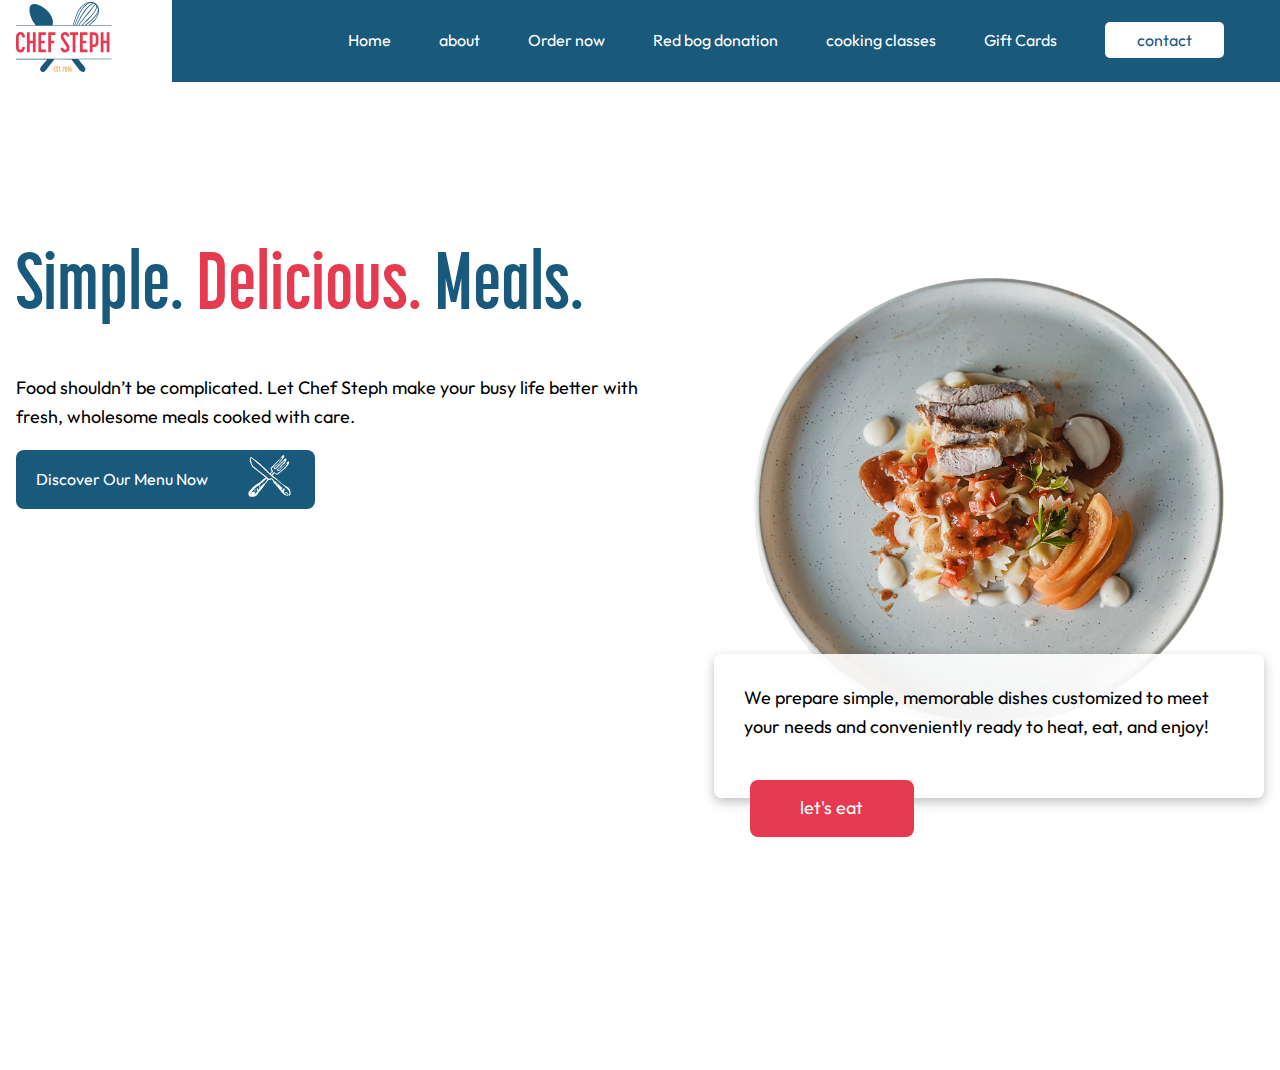
<file: Javascript/ChefSreph/index.html>
<!DOCTYPE html>
<html lang="en"></html>
    <head>
        <meta charset="utf-8">
        <meta name="viewport" content="width=device-width, initial-scale=1">
        <title>
            Chef Steph Demo
        </title>

        <!--font load-->
        <link rel="preconnect" href="https://fonts.googleapis.com">
        <link rel="preconnect" href="https://fonts.gstatic.com" crossorigin>
        <link href="https://fonts.googleapis.com/css2?family=Outfit:wght@100..900&display=swap" rel="stylesheet">
        <link rel="stylesheet" href="./fonts/korolev/stylesheet.css">

        <!--CSS load-->
        <link rel="stylesheet" href="./CSS/main.css">
    </head>
    <body>
        <header>
            <div class="container">
                <div class="row">
                    <div class="col-100">
                        <nav class="navbar">
                            <div class="navbar-header">
                                <div class="navbar-logo">
                                    <img src="./img/logo.svg" />
                                </div>
                                <button class="navbar-toggle" data-target="#navbarMenu">
                                    <img src="./img/icon-menu.svg" />
                                </button>
                            </div>
                            <div class="navbar-menu bg-primary">
                                <ul class="navbar-links" id="navbarMenu">
                                    <li class="navbar-item">
                                        <a class="navbar-link" href="#">Home</a>
                                    </li>
                                    <li class="navbar-item">
                                        <a class="navbar-link" href="#">about</a>
                                    </li>
                                    <li class="navbar-item">
                                        <a class="navbar-link" href="#">Order now</a>
                                    </li>
                                    <li class="navbar-item">
                                        <a class="navbar-link" href="#">Red bog donation</a>                       
                                    </li>
                                    <li class="navbar-item">
                                        <a class="navbar-link" href="#">cooking classes</a>
                                    </li>
                                    <li class="navbar-item">
                                        <a class="navbar-link" href="#">Gift Cards</a>
                                    </li>
                                    <li class="navbar-item">
                                        <a class="navbar-link btn-white" href="#">contact</a>
                                    </li>
                                </ul>
                            </div>
                        </nav>
                    </div>
                </div>
            </div>
        </header>

        <main>
            <section class="hero">
                <div class="container">
                    <div class="row">
                        <div class="col-flex col-right">
                            <h1 class="hero-title">
                                <span class="text-primary">Simple.</span>
                                <span class="text-secondary">Delicious. </span>
                                <span class="text-primary">Meals.</span>
                            </h1>

                            <p class="hero-caption">
                                Food shouldn’t be complicated. Let Chef Steph make your busy life better with fresh, wholesome meals cooked with care.
                            </p>

                            <a href="#" class="btn btn-primary">
                                <span>
                                    Discover Our Menu Now
                                </span>
                                <span class="icon">
                                    <img src="./img/hero-btn-icon.svg">
                                </span>
                            </a>
                        </div>
                        <div class="col-flex">
                            <figure>
                                <img src="./img/heroImagen.png" class="img-responsive" >
                            </figure>
                            <div class="figure-caption">
                                <p>
                                    We prepare simple, memorable dishes customized to meet your needs and conveniently ready to heat, eat, and enjoy!
                                </p>
                                <a href="#" class="btn btn-secondary">
                                    let's eat
                                </a>
                            </div>
                        </div>
                    </div>
                </div>
            </section>
        </main>

        <footer>

        </footer>

        <!--Javascript load-->
        <script src="./js/index.js"></script>
    </body>
</html>
</file>
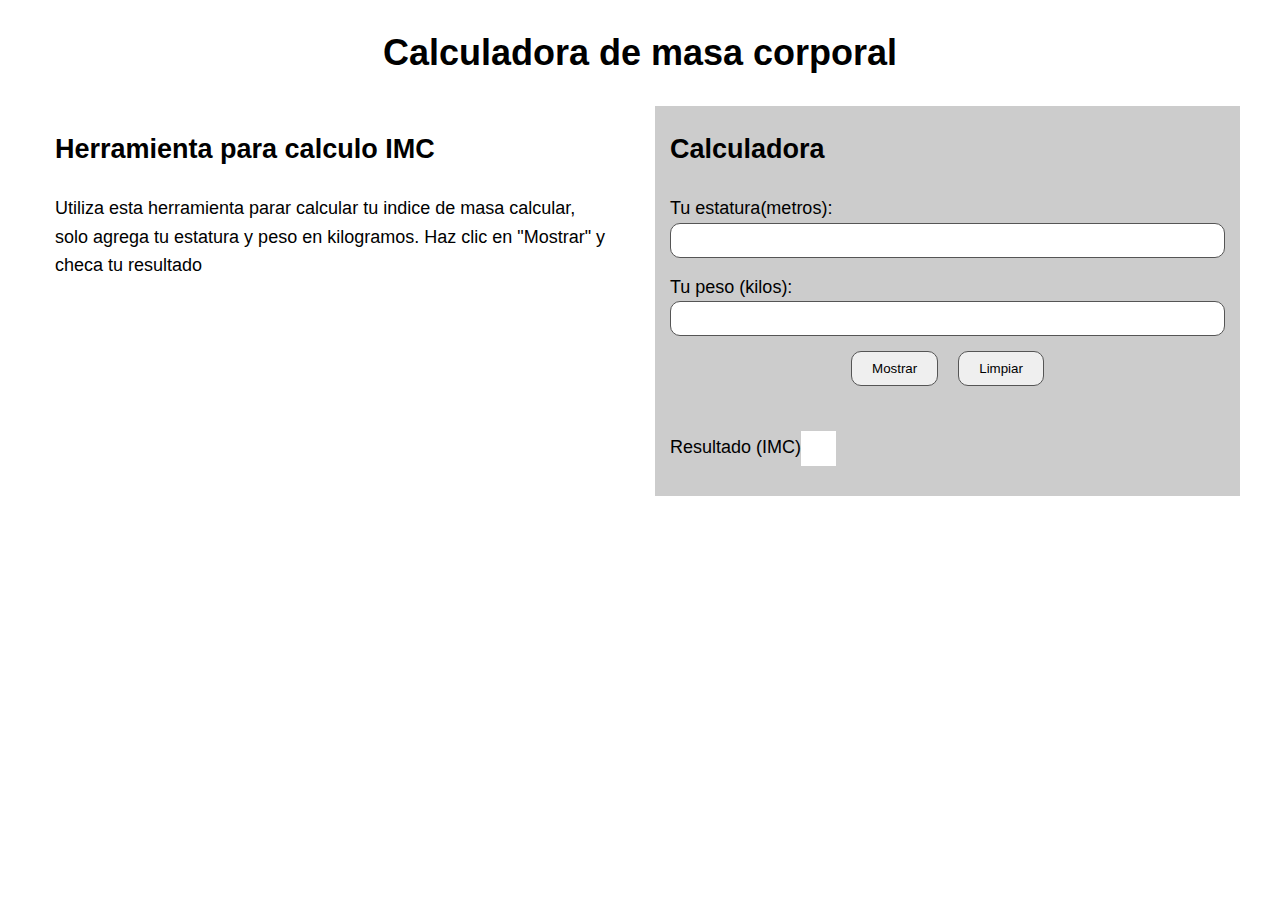
<file: Javascript/Calculadora-imc.html>
<!DOCTYPE html>
<html lang="es">
    <head>
    <meta charset="UTF-8">
     <title> Calculadora de masa corporal</title>

      <style>
        html{
            margin: 0;
            padding: 0;
        }

        body{
            font-family: Arial, Helvetica, sans-serif;
            font-size: 18px;
            line-height: 1.6;
            margin: 0;
            padding: 0;
        }
        .container{
            max-width:1200px;
            margin: auto;
        }

        .row {
            display: flex;
            column-gap: 30px;
            flex-direction: column;
            flex-grow: 0;

        }

        @media (min-width: 768px) {
          .row{
            flex-direction: row;
          }
        }

        div[class^="col-"] {
            padding: 0 15px;
            width: 100%;
            box-sizing: border-box;
        }

        @media (min-width:768px){

            .col-100{
             width: 100%;
            }

            .col-50{
            width:50%;
             }
        }

        .heading-title{
            text-align: center;
        }

        .text-center{
            text-align: center;
        }

        .bg-light{
            background-color: #ccc;
        }

        /** Estilos de formulario **/

        form{
            margin-bottom: 30px;
        }

        .Form-label{
            display:block;
            margin-bottom: 15px;
        }

        .form-input{
            display: block;
            width: 100%;
            border: 1px solid #555;
            border-radius: 10px;
            height: 35px;
            margin-bottom: 15px;
            padding: 5px 15px;
            box-sizing: border-box;
        }

        .form-btn{
            display: inline-block;
            padding: 5px 20px;
            border: 1px solid #555;
            border-radius: 10px;
            height: 35px;
            margin-bottom: 15px;
            cursor: pointer;
        }

        .mb-30{
            margin-bottom: 30px;
        }

        .ml-15{
            margin-left: 15px;
        }

        .result-box{
            display: inline-block;
            padding: 5px 15px;
            height: 35px;
            min-width: 35px;
            box-sizing: border-box;
            background-color: #fff;
            text-align: center;
            vertical-align: middle;
        }
           
        ]
     </style>

     <script>
          document.addEventListener('DOMContentLoaded', () => {
   
            let height = 0;
            let weight= 0;
            let btn = document.querySelector('#showresult');
            let btnReset = document.querySelector('#resetResult');
            let result = document.querySelector('#result');
            let description = document.querySelector('#description');

            let resultTable = [ 
                {
                    " index" : "Menor de 18.5",
                    "description" : "Bajo peso"
             }, 
             {
                "index" : "18.5 - 24.9",
                "description" : "Peso normal"
             },
             {
                "index" : "25 - 26.9",
                "description" : "Sobrepeso I"
             },
             {
                "index" : "27 - 29.9",
                "description" : "Sobrepeso II"
             } ,
             {
                "index" : "30 - 34.9",
                "description" : "Obesidad tipo I"
             },
             {
                "index" : "35 - 39.9",
                "description" : "Obesidad tipo II"
             },
             {
                "index" : "40 - 49.9",
                "description" : "Obesidad tipo III (morbida)"
             },
             {
                "index" : "Mayor de 50",
                "description" : "Obesidad tipo IV (Extrema)"
             }
            ]

            btn.addEventListener('click', (envent) => {

                height = document.querySelector('#height').value;
                weight = document.querySelector('#weight').value;

                if (height <= 0 ) {
                    let imc = 0;
                    result.innerText = imc;
                    return;
                }

                let imc = weight/(height** 2);
                imc = parseFloat(imc.toFixed(1));

                result.innerText = imc;

                if (imc <18.5) {
                    let text = resultTable[0];
                    description.innerText = text.description;
             }

             if (imc >=18.5 && imc < 24.9){
                let text = resultTable[1];
                description.innerText = text.description;
             }

             if (imc >= 24.9 && imc < 26.9){
                let text = resultTable [2];
                description.innerText = text.description;
             }

             if (imc >=26.9 && imc < 29.9){
                let text= resultTable[3];
                description.innerText = text.description;
             }

             if(imc >=29.9 && imc <34.9){
                let text = resultTable [4];
                description.innerText = text.description
             }

             if (imc >=34.9 && imc < 39.9){
                let text= resultTable [5];
                description.innerText = text.description
             }

             if (imc >=39.99 && imc < 49.9){
                let text = resultTable [6];
                description.innerText = text.description
             }

             if(imc >=49.9){
                let text = resultTable [7];
                description.innerText = text.description
             }


            }, false);

            btnReset.addEventListener('click', (event) => {
                result.innerText ='';
                description.innerText = '';
            }, false);

          }, false);
     </script>
    </head>
    <body>
      <div class="container">
        <div class="row">
            <div class="col-100">
                <h1 class="heading-title">
                    Calculadora de masa corporal
                </h1>
            </div>
        </div>
        <div class="row">
            <div class="col-50">
               <h2>
                Herramienta para calculo IMC
               </h2>

               <p>
                Utiliza esta herramienta parar calcular tu indice de masa calcular, solo agrega tu estatura y peso en kilogramos. Haz clic en "Mostrar" y checa tu resultado
               </p>
            </div>
            <div class="col-50 bg-light">
                 <h2>
                    Calculadora
                 </h2>

                 <form>
                    <div class="form-group">
                      <label>
                        Tu estatura(metros):
                      </label>
                      <input class="form-input" id="height" type="number">
                    </div>
                    <div class="form-group">
                        <label>
                            Tu peso (kilos):
                        </label>
                        <input class="form-input" id="weight" type="number">
                    </div>
                    <div class="form-group text-center">
                        <button type="button" id="showresult" class="form-btn btn-center">
                           Mostrar
                        </button>
                        <button type="reset" id="resetResult" class="form-btn btn-center ml-15">
                            Limpiar
                        </button>
                    </div>
                 </form>

                 <div class="mb-30">
                    <p>
                        Resultado (IMC)<span id="result" class="result-box"></span>
                    </p>
                    <p id="description">
                    </p>
                 </div>
        </div>
      </div>
    </body>
</html>
</file>
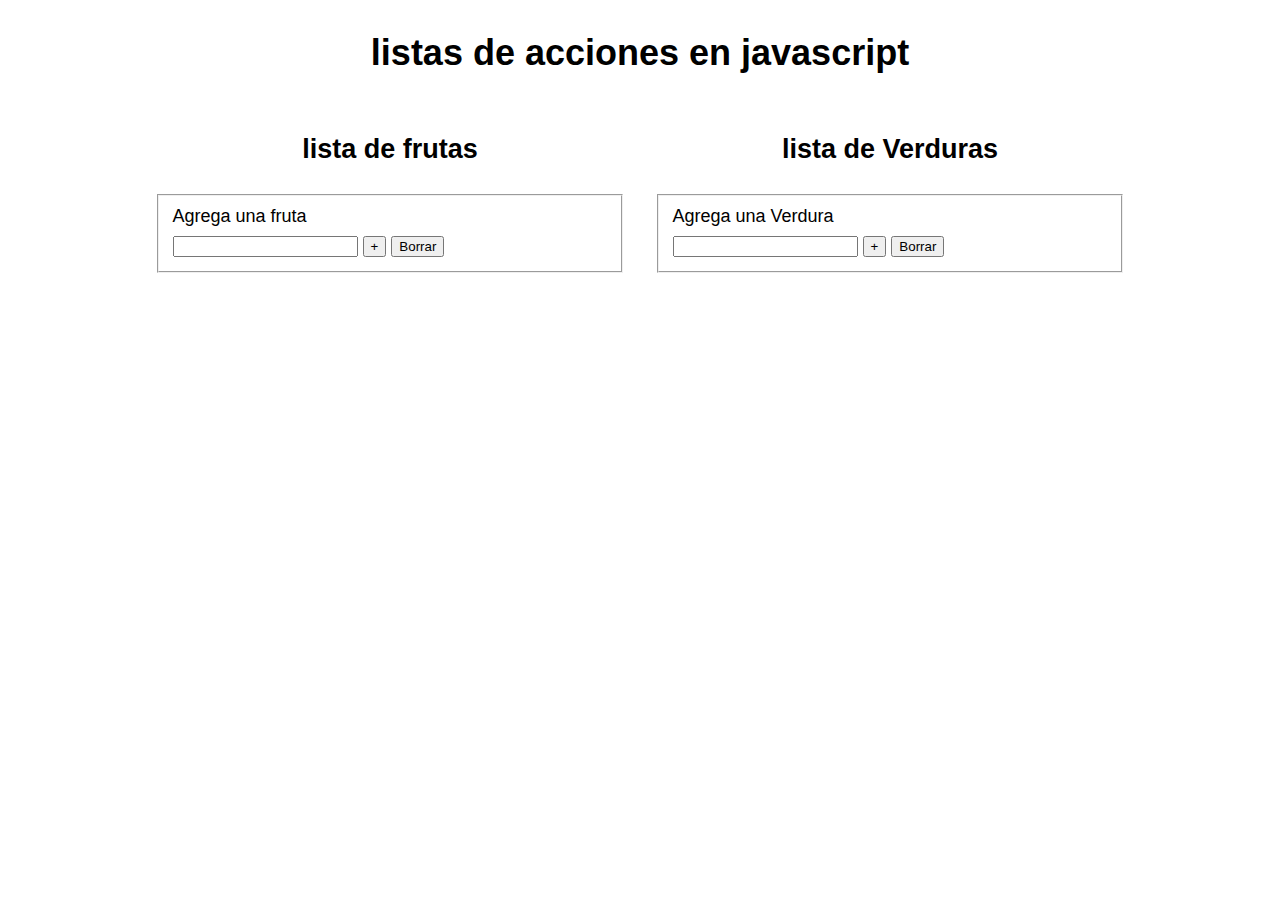
<file: Javascript/arreglos/arreglos-acciones.html>
<!doctype html>
<html lang="es">
    <head>
        <meta charset="utf-8">
        <meta name="viewport" content="width=device-width, initial-scale=1"> 
        <title>basicos de html, css y javascript</title>

        <style>
            body{
                margin: 0;
                padding: 0;
                box-sizing: border-box;
                font-family: Arial, Helvetica, sans-serif;
                font-size: 18px;
                line-height: 1.6;
            }

            .container{
                max-width: 1000px;
                margin: auto;
            }

            .row{
                display: flex;
                flex-direction: column;
                row-gap: 30px;
                flex-wrap: nowrap;
            }

            .col-50,
            .col-100{
                padding: 0 15px;
                width: 100%;
                box-sizing: border-box;
            }

            .text-center{
                text-align: center;
            }

            @media (min-width: 768px) {
                .row{
                   flex-direction: row;
                   flex-wrap: wrap;
                }

                .col-50{
                padding: 0 15px;
                width: 50%;
                box-sizing: border-box;
                }
            }
        
        </style>

     <script>
        let fruitArray=[];
        function addFruit () {
            let fruitinput = document.getElementById('fruitinput');
            let fruit = fruitinput.value;

            fruitArray.push(fruit);

            let fruitList = document.getElementById('fruitList')
            fruitList.innerHTML ='';

            for( let i = 0; i < fruitArray.length; i++) {
                let li = document.createElement('li');
                li.innerText = fruitArray[i];
                fruitList.prepend(li);
            }

            fruitinput.value = '';
    }

    function removeFruit(){
        fruitList.innerHTML = '';
        fruitArray = [];
    }

     </script>

<script>
    let veggieArray=[];
    function addVeggie () {
        let veggieInput = document.getElementById('veggieInput');
        let veggie = veggieInput.value;

        veggieArray.push(veggie);

        let veggieList = document.getElementById('veggieList')
        veggieList.innerHTML ='';

        for( let i = 0; i < veggieArray.length; i++) {
            let li = document.createElement('li');
            li.innerText = veggieArray[i];
            veggieList.prepend(li);
        }

        veggieInput.value = '';
}

function removeVeggie(){
    veggieList.innerHTML = '';
    veggieArray = [];
}

 </script>
    </head>
    <body>
       <div class="container">
          <div class="row">
            <div class="col-100">
                <h1 class="text-center">
                    listas de acciones en javascript
                </h1>
            </div>
          </div>

        

          <div class="row">
            <div class="col-50">
                <h2 class="text-center">
                    lista de frutas
                </h2>
                <form>
                    <fieldset>
                     <label for="fruitinput">
                         Agrega una fruta
                     </label><br>
                     <input id="fruitinput" type="text">
                     <button onclick="addFruit();" type="button">
                         +
                     </button>
                     <button onclick="removeFruit ();" type="button">
                         Borrar
                     </button>
                    </fieldset>
                 </form>
                 <ul id="fruitList">
                
                 </ul>
            </div>
            
            <div class="col-50">
                <h2 class="text-center">
                    lista de Verduras
                </h2>
                <form>
                    <fieldset>
                     <label for="veggieInput">
                         Agrega una Verdura
                     </label><br>
                     <input id="veggieInput" type="text">
                     <button onclick="addVeggie();" type="button">
                         +
                     </button>
                     <button onclick="removeVeggie ();" type="button">
                         Borrar
                     </button>
                    </fieldset>
                 </form>
                 <ul id="veggieList">
                
                 </ul>
            </div>
          </div>
         </div>
     
    </body>
</html>
</file>
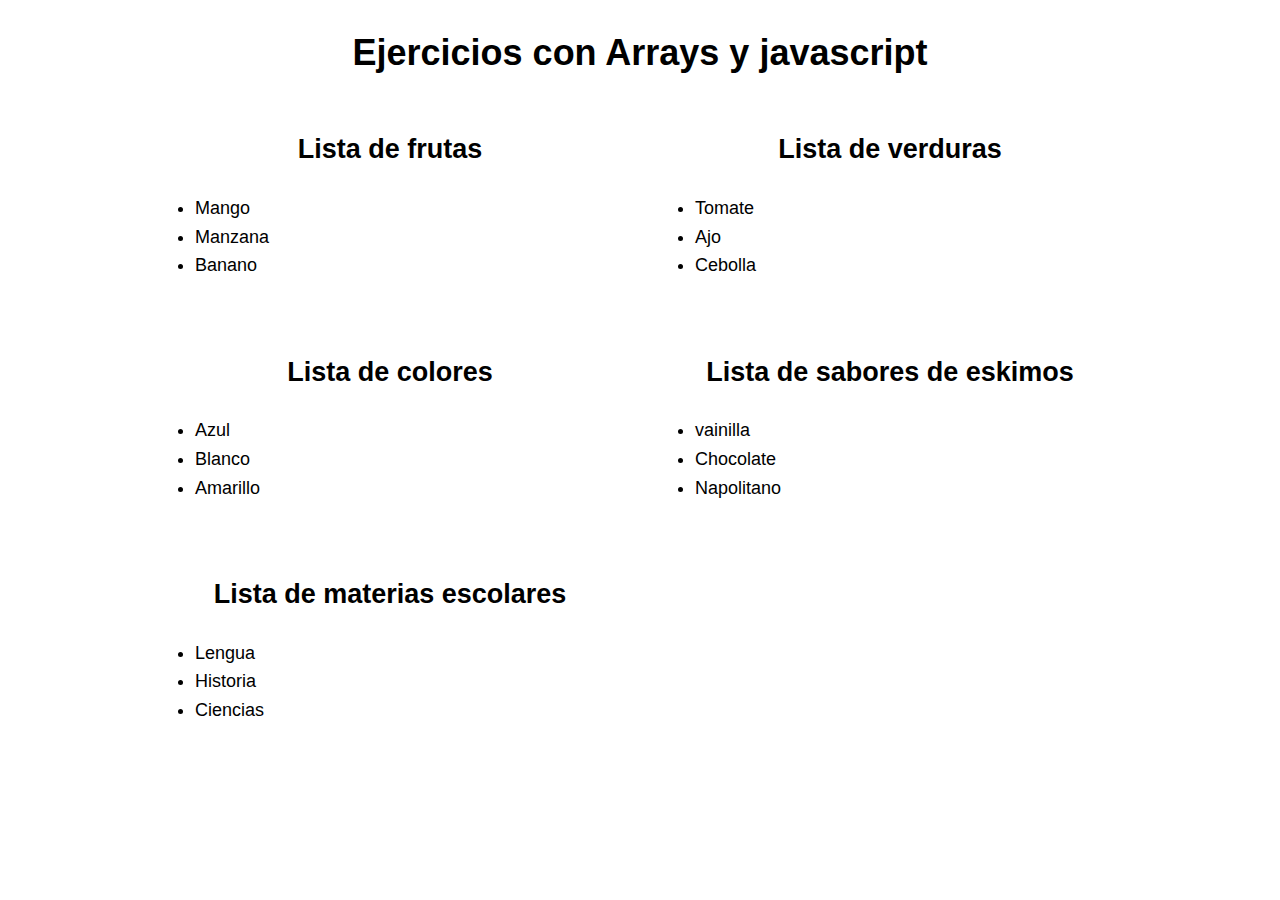
<file: Javascript/arreglos/arreglos.html>
<!doctype html>
<html lang="es">
    <head>
        <meta charset="utf-8">
        <meta name="viewport" content="width=device-width, initial-scale=1">
        <title>
            Ejercicios de Arrays
        </title>
        <style>
            html{
                margin: 0;
                padding: 0;
                box-sizing: border-box;
            }

            html * {
                box-sizing: border-box;
            }

            body{
                font-family: Arial, Helvetica, sans-serif;
                font-size: 18px;
                line-height: 1.6;
                padding: 0;
                margin: 0;
            }

            .container{
                max-width: 1000px;
                margin: auto;
            }

            .row{
                display: flex;
                flex-direction: column;
                flex-wrap: nowrap;
                row-gap: 30px;
            }

            .col-50,
            .col-100{
                width: 100%;
                padding: 0 15px;
            }

            .text-center{
                text-align: center;
            }

            @media (min-width: 768px) {
                .row{
                    flex-direction: row;
                    flex-wrap: wrap;
                }

                .col-50{
                    width: 50%;
                }
            }
        </style>
            
        <script>
            document.addEventListener('DOMContentLoaded', function (){
                let colorlist = document.getElementById('colorlist');
                let colorArray = ['Azul', 'Blanco' ,'Amarillo'];

                for (
                    let i = 0;
                    i < colorArray.length;
                    i++
                ){
                    let li = document.createElement('li');
                    li.innerText = colorArray[i];
                    colorlist.appendChild(li);
                }
            }, false);
        </script>
       
       <script>
        document.addEventListener('DOMContentLoaded', () => {
            iceCreamList = document.getElementById('iceCreamList');
            let iceCreamArray = ['vainilla', 'Chocolate' ,'Napolitano'];

            iceCreamArray.forEach(item =>{
                let li = document.createElement('li');
                li.innerText = item;
                iceCreamList.appendChild(li);
            });
        }, false);
        </script>

        <script>
        document.addEventListener('DOMContentLoaded', () => {
            let classList = document.getElementById('classList');
                let classArray = ['Lengua', 'Historia' ,'Ciencias'];

                for (  let i = 0; i < classArray.length; i++                
                ){
                    let li = document.createElement('li');
                    li.innerText = classArray[i];
                    classList.appendChild(li);
                }
        }, false);
        </script>
    </head>
    <body>
        <div class="container">
            <div class="row">
                <div class="col-100">
                    <h1 class="text-center">
                        Ejercicios con Arrays y javascript
                    </h1>
                </div>
            </div>
            <div class="row">
                <div class="col-50">
                    <h2 class="text-center">
                        Lista de frutas
                    </h2>
                    <ul id="fruitList">

                    </ul>
                </div>
                    <div class="col-50">
                        <h2 class="text-center">
                            Lista de verduras
                        </h2>
                        <ul id="veggielist">
    
                        </ul>
                    </div>

                    <div class="col-50">
                        <h2 class="text-center">
                            Lista de colores
                        </h2>
                        <ul id="colorlist">
    
                        </ul>
                    </div>

                    <div class="col-50">
                        <h2 class="text-center">
                            Lista de sabores de eskimos
                        </h2>
                        <ul id="iceCreamList">
    
                        </ul>
                    </div>

                    <div class="col-50">
                        <h2 class="text-center">
                            Lista de materias escolares
                        </h2>
                        <ul id="classList">
    
                        </ul>
                    </div>
        </div>
        <script>
            let fruitList = document.getElementById('fruitList');
            let fruitArray = ['Mango' ,'Manzana' ,'Banano'];

            for (let index = 0; index < fruitArray.length; index++){
                let li = document.createElement('li')
                li.innerText = fruitArray[index];
                fruitList.appendChild(li);
            }
        </script>

        <script>
            let veggielist = document.getElementById('veggielist');
            let veggieArray = ['Tomate' ,'Ajo' ,'Cebolla'];

            for (let i =0; i< veggieArray.length; i++){
                let li = document.createElement('li')
                li.innerText = veggieArray[i];
                veggielist.appendChild(li); 
            }
        </script>
    </body>
</html>
</file>
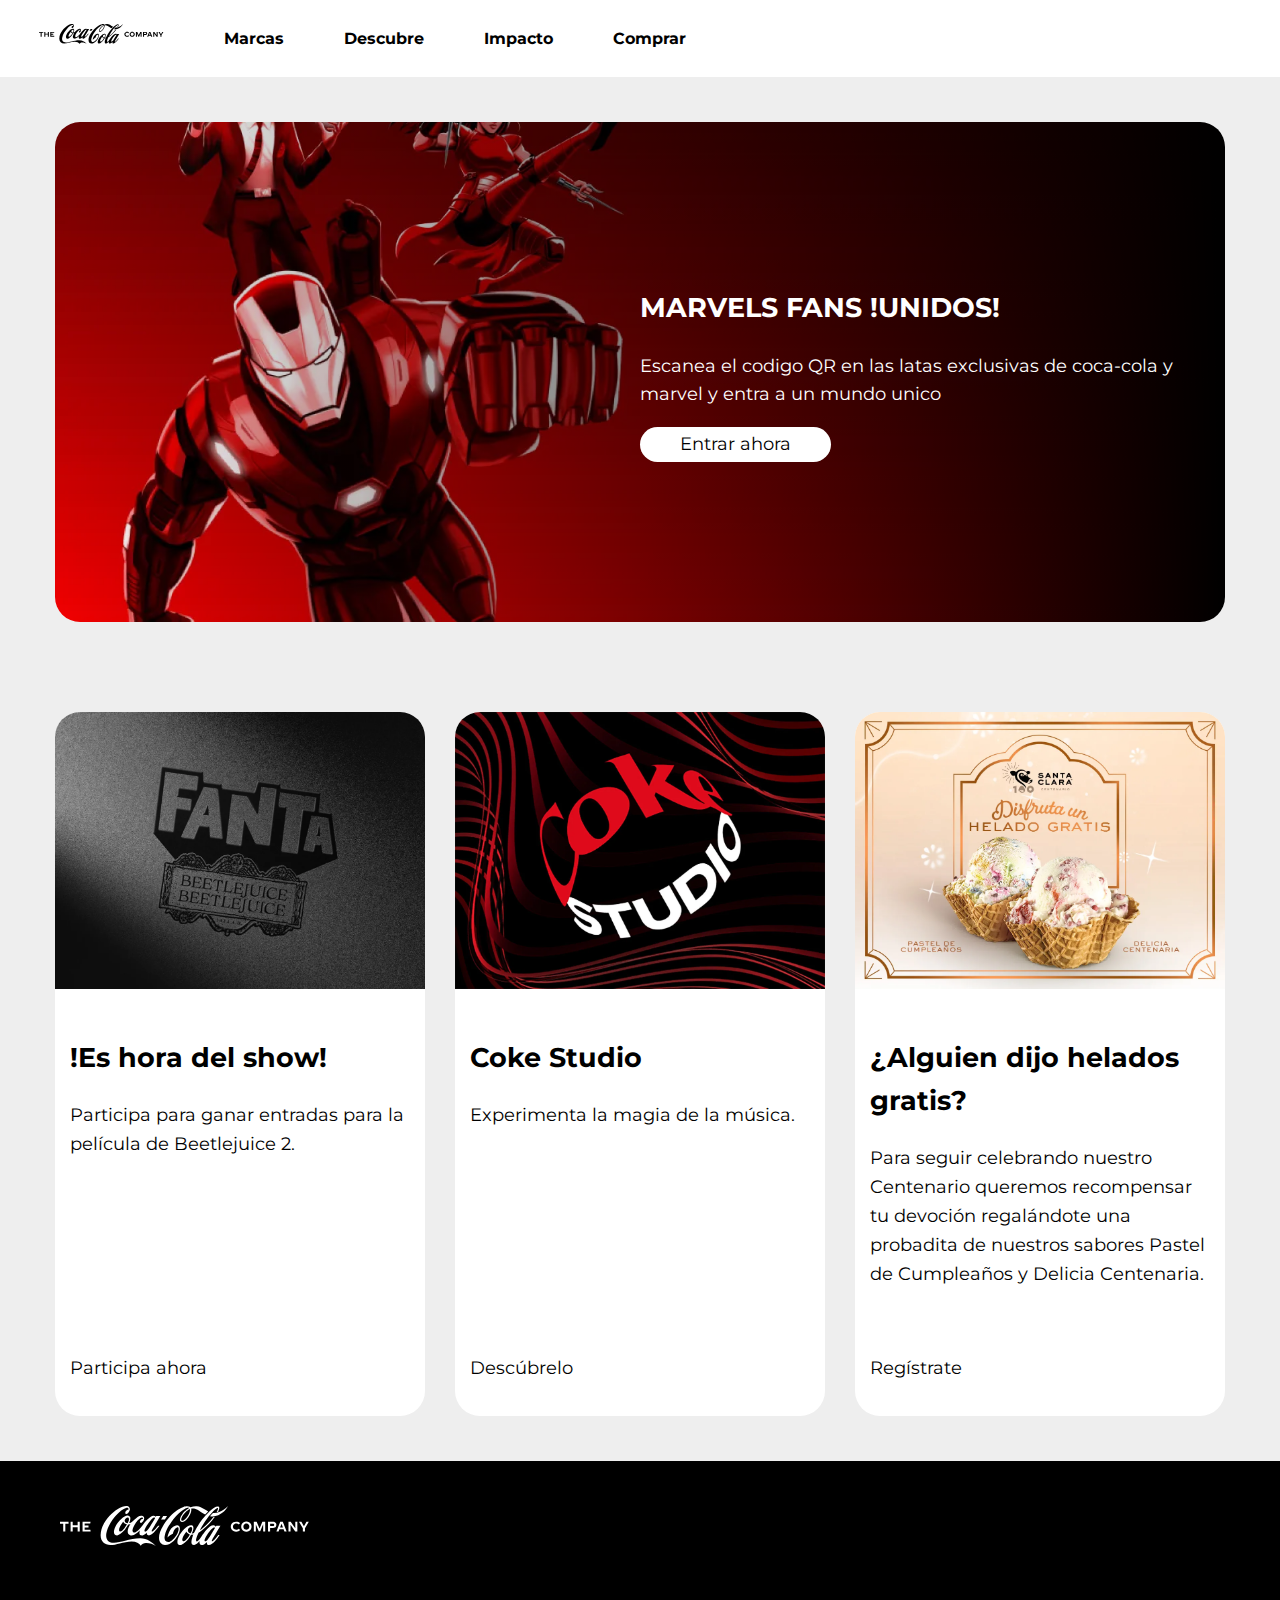
<file: Javascript/arreglos/menu ejemplos.html>
<!doctype html>
<html lang="es">
    <head>
        <meta charset="utf-8">
        <meta name="viewport" content="width=device-width, initial-scale=1">
        <title>
            Ejemplo de arreglo de objeto
        </title>

        <link rel="preconnect" href="https://fonts.googleapis.com">
        <link rel="preconnect" href="https://fonts.gstatic.com" crossorigin>
        <link href="https://fonts.googleapis.com/css2?family=Montserrat:ital,wght@0,100..900;1,100..900&display=swap" rel="stylesheet">
        <link rel="stylesheet" href="https://cdnjs.cloudflare.com/ajax/libs/font-awesome/6.6.0/css/all.min.css" integrity="sha512-Kc323vGBEqzTmouAECnVceyQqyqdsSiqLQISBL29aUW4U/M7pSPA/gEUZQqv1cwx4OnYxTxve5UMg5GT6L4JJg==" crossorigin="anonymous" referrerpolicy="no-referrer" />

        <style>
            html * {
                box-sizing: border-box;
            }

            html, body {
                margin: 0;
                padding: 0;
                font-size: 18px;
                line-height: 1.6;
                font-family: "Montserrat", sans-serif;
                font-optical-sizing: auto;
            }

            body{
                overflow-x: hidden;
            }

            .container{
                max-width: 1200px;
                margin: auto;

            }

            .container-large{
                max-width: 100%;
                margin: auto;
            }

            .row{
                display: flex;
                flex-direction: column;
                flex-wrap: nowrap;
                width: 100%;
                row-gap: 30px;
            }

            .col-33,
            .col-100{
                width: 100%;
                padding: 0 15px;
            }

            .navbar-header{
                display: flex;
                width: 100%;
                flex-direction: row;
                justify-content: space-between;
            }

            .text-center{
                text-align: center;
            }

            .text-uppercase {
                text-transform: uppercase;
            }

            .bg-hero{
                background-image: url('./img/avengerAlta.webp');
                background-repeat: no-repeat;
                background-position: bottom center;
                background-size: cover;
            }

            .hero .card {
                min-height: 700px;
                padding: 15px;
                border-radius: 25px;
            }

            .hero .card h2,
            .hero .card p {
                color: #fff;
            }

            .navbar-menu .menu{
                list-style-type: none;
                padding: 0 40px;
                margin: 0;
            }

            .navbar-menu .menu:not(.active) {
                /* display: none; */
                height: 0;
                overflow: hidden;
                transition: height 0.5s ease;
            }

            .navbar-menu .menu.active{
                /* display: block; */
                height: 233px;
                overflow: hidden;
                transition: height 0.5s ease;
            }

            .navbar-menu .menu li{
                margin: 15px 0;
            }

            .navbar-menu .menu li a {
                text-decoration: none;
                font-size: 26px;
                font-weight: 700;
                color: #000;
            }

            .hero{
                padding: 45px 0;
            }

            .hero .btn-link{
                display: inline-block;
                width: 100%;
                background-color: #fff;
                color: #000;
                height: 35px;
                line-height: 35px;
                border-radius: 35px;
                text-decoration: none;
            }

            
            .section{
                    padding: 45px 0;
            }
            
            .section .card{
                min-height: 700px;
                border-radius: 25px;
                overflow: hidden;
                display: flex;
                flex-direction: column;
                height: 100%;
            }

            header .btn-mobile{
                    border: 0;
                    background-color: transparent;
                    cursor: pointer;
                    font-size: 24px;
            }

            header{
                    padding: 24px;
            }

            .section .card .card-header {
                max-height: 400px;
                overflow: hidden;
            }

            .section .card .card-header .card-img {
                max-width: 100%;
                object-fit: cover;
                display: inline-block;
            }
            
            .bg-gray{
                background-color: #eee;
            }

            .bg-white{
                background-color: #fff;
            }

            .section .card .card-footer,
            .section .card .card-body {
                padding: 15px;
            }

            .section .card .card-footer{
                margin-bottom: 0;
                margin-top: auto;
            }

            .bg-black {
                background: #000;
            }

            footer{
                padding: 45px;
            }

            header .btn-destpok{
                display: none;
            }

            @media (min-width: 768px) {
                .row{
                    flex-direction: row;
                    flex-wrap: wrap;
                }

                .col-33{
                    width: 33.333%;
                    padding: 0 15px ;
                }

                .text-lg-left{
                    text-align: left;
                }

                .bg-hero{
                    background-image: linear-gradient(to right, rgba(255,255,255,0), rgba(0,0,0,1)), url('./img/width1960.webp');
                }

                .hero .card{
                    min-height: 500px;
                    display: flex;
                    justify-content: flex-end;
                    align-items: center;
                }

                .hero .card .card-body{
                    width: 50%;
                }

                .hero .btn-link{
                    width: auto;
                    padding: 0 40px;
                }

                header .btn-mobile{
                    display: none;
                }

                header .btn-destpok{
                    display: inline-block;
                    background-color: transparent;
                    border: none;
                    font-size: 24px;
                    cursor: pointer;
                    margin-right: 0%;
                    margin-left: auto;
                }

                header .navbar-menu{
                    margin-left: 30px;
                }

                header .navbar-menu .menu:not(.active){
                    display: flex;
                    height: auto;
                    padding: 0;
                }

                header .navbar-menu .menu.menu:not(.active) li{
                  margin: 0 30px;
                }

                header .navbar-menu .menu.menu:not(.active) li a {
                    font-size: 16px;
                }

                header .navbar {
                    display: flex;
                    align-items: center;
                }

                header .navbar .navbar-header {
                    justify-content: flex-start;
                    width: auto;
                }

            }

        </style>

        <script>
            const mainMenu  = [ 
                {
                    "id" : 1,
                    "name": "Marcas",
                    "href": "https://www.coca-cola.com/mx/es/brands"
                },
                {
                    "id" : 2,
                    "name" : "Descubre",
                    "href" : "#"
                },
                {
                    "id" : 3,
                    "name" : "Impacto",
                    "href" : "#"
                },
                {
                    "id" : 4,
                    "name" : "Comprar",
                    "href" : "#"
                }
            ];

            document.addEventListener('DOMContentLoaded', () => {
                let menu = document.getElementById('mainMenu');

                mainMenu.forEach(item => {
                    let li = document.createElement('li');
                    let link = document.createElement('a');

                    link.setAttribute('href',item.href);
                    link.innerText = item.name;

                    li.appendChild(link);


                    menu.appendChild(li);
                });
            }, false);

            function toggleMenu () {
                let menu = document.getElementById('mainMenu');

                menu.classList.toggle('active');
            }
        </script>

    </head>
    <body>
        <header class="bg-header">
            <div class="container-large">
                <div class="row">
                    <div class="col-100">
                        <nav class="navbar">
                            <div class="navbar-header">
                                <div class="navbar-logo">
                                    <a  href="#">
                                        <img src="./img/Coke-company-logo-black.svg" />
                                    </a>
                                </div>
                                <div class="navbar-mobile">
                                    <button type="button" class="btn-mobile" onclick="toggleMenu ();">
                                        <i class="fa-solid fa-bars"></i>
                                    </button>
                                </div>
                            </div>
                            <div class="navbar-menu">
                                <ul id="mainMenu" class="menu">
                                </ul>
                            </div>
                            <button type="button" class="btn btn-destpok">
                                <i class="fa-regular fa-user"></i>
                            </button>
                        </nav>
                    </div>
                </div>
            </div>
        </header>
        <main class="bg-gray">
            <div class="hero">
                <div class="container">
                    <div class="row">
                        <div class="col-100">
                            <div class="card bg-hero">
                           <div class="card-body">
                                <h2 class="text-center text-uppercase text-lg-left" > Marvels fans !unidos! </h2>
                             <p class="text-center text-lg-left">
                                      Escanea el codigo QR en las latas exclusivas de coca-cola y marvel y entra a un mundo unico
                            </p>
                             <p class="text-center text-lg-left">
                            <a class="btn btn-link" href="https://www.coca-cola.com/mx/es/offerings/marvel">
                                  Entrar ahora
                             </a>
                              </p>
                            </div>
                           </div>
                        </div>
                    </div>
                </div>
            </div>

            <div class="section" >
                <div class="container">
                    <div class="row">
                        <div class="col-33 ">
                            <div class="card bg-white">
                                <div class="card-header">
                                    <img src="./img/fanta.webp" class="card-img" />
                                </div>
                                <div class="card-body">
                                    <h2>
                                        !Es hora del show!
                                    </h2>
                                    <p>
                                        Participa para ganar entradas para la película de Beetlejuice 2.
                                    </p>
                                </div>
                                <div class="card-footer">
                                    <p>  
                                        Participa ahora
                                        <span><i class="fa-solid fa-arrow-right"></i></span>
                                    </p>
                                </div>
                            </div>
                        </div>

                        <div class="col-33 ">
                            <div class="card bg-white">
                                <div class="card-header">
                                    <img src="./img/coca estudio.webp" class="card-img" />
                                </div>
                                <div class="card-body">
                                    <h2>
                                        Coke Studio
                                    </h2>
                                    <p>
                                        Experimenta la magia de la música.
                                    </p>
                                </div>
                                <div class="card-footer">
                                    <p>  
                                        Descúbrelo
                                        <span><i class="fa-solid fa-arrow-right"></i></span>
                                    </p>
                                </div>
                            </div>
                        </div>

                        <div class="col-33 ">
                            <div class="card bg-white" >
                                <div class="card-header">
                                    <img src="./img/helado.webp" class="card-img" />
                                </div>
                                <div class="card-body">
                                    <h2>
                                        ¿Alguien dijo helados gratis?
                                    </h2>
                                    <p>
                                        Para seguir celebrando nuestro Centenario queremos recompensar tu devoción regalándote una probadita de nuestros sabores Pastel de Cumpleaños y Delicia Centenaria.
                                    </p>
                                </div>
                                <div class="card-footer">
                                    <p>  
                                        Regístrate
                                        <span><i class="fa-solid fa-arrow-right"></i></span>
                                    </p>
                                </div>
                            </div>
                        </div>
                    </div>
                </div>
            </div>
        </main>
        <footer class="bg-black ">
            <div class="container">
                <div class="row">
                    <div class="col-100">
                        <img src="./img/logo-white-large.svg" class="footer-logo" />
                    </div>
                </div>
            </div>
        </footer>
    </body>
</html>
</file>
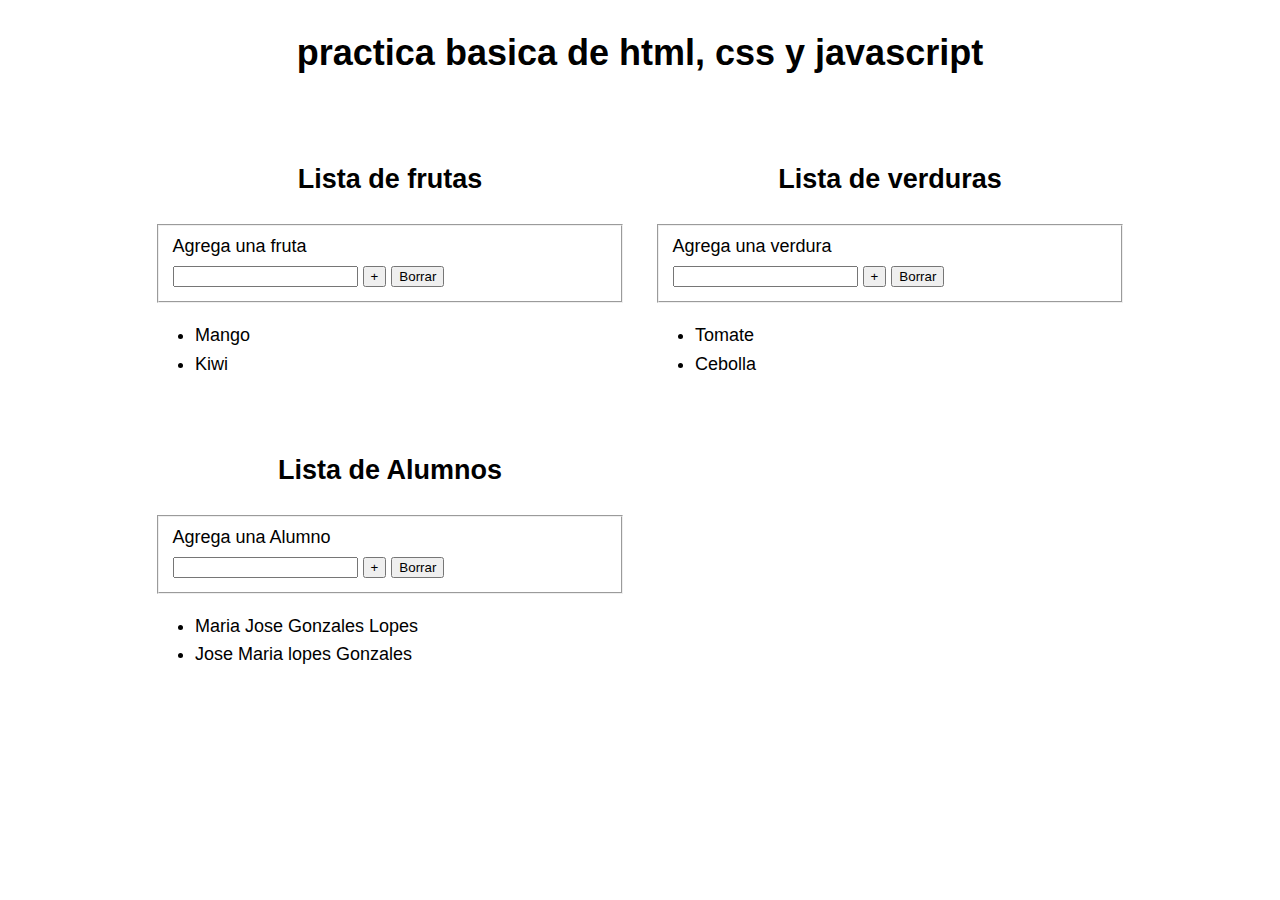
<file: Javascript/basico/basico.html>
<!doctype html>
<html lang="es">
    <head>
        <meta charset="utf-8">
        <meta name="viewport" content="width=device-width, initial-scale=1"> 
        <title>basicos de html, css y javascript</title>

        <style>
            body{
                margin: 0;
                padding: 0;
                box-sizing: border-box;
                font-family: Arial, Helvetica, sans-serif;
                font-size: 18px;
                line-height: 1.6;
            }

            .container{
                max-width: 1000px;
                margin: auto;
            }

            .row{
                display: flex;
                flex-direction: column;
                row-gap: 30px;
                flex-wrap: nowrap;
            }

            .col-50,
            .col-100{
                padding: 0 15px;
                width: 100%;
                box-sizing: border-box;
            }

            .text-center{
                text-align: center;
            }

            @media (min-width: 768px) {
                .row{
                   flex-direction: row;
                   flex-wrap: wrap;
                }

                .col-50{
                padding: 0 15px;
                width: 50%;
                box-sizing: border-box;
                }
            }
        
        </style>

        <script>
            function addfruit () {
                let fruitinput = document.getElementById('fruitinput');
                let li = document.createElement('li');

                li.innerText = fruitinput.value;

                let fruitlist = document.getElementById('fruitlist');
                fruitlist.appendChild(li);
                fruitinput.value = '';
            }

            function removeFruit () {
                let fruitlist = document.getElementById('fruitlist');
                fruitlist.innerHTML = '';
            }

            function addveggie () {
                let veggieinput = document.getElementById('veggieinput');
                let li = document.createElement('li');

                li.innerText = veggieinput.value;

                let veggielist = document.getElementById('veggielist');
                veggielist.appendChild(li);
                veggieinput.value = '';
            }

            function removeVeggie () {
                let veggielist = document.getElementById('veggielist');
                veggielist.innerHTML = '';
            }

            function addStudent () {
                let studentinput = document.getElementById('studentinput');
                let li = document.createElement('li');

                li.innerText = studentinput.value;

                let studentlist = document.getElementById('studentlist');
                studentlist.appendChild(li);
                studentinput.value = '';
            }

            function removeStudent () {
                let veggielist = document.getElementById('studentlist');
                studentlist.innerHTML = '';
            }

        </script>
    </head>
    <body>
        <div class="container">
           <div class="row">
           <div class="col-100">
            <h1 class="text-center">
                practica basica de html, css y javascript
            </h1>
           </div>

           <div class="col-50">
            <h2 class="text-center">
                Lista de frutas
            </h2>
            <form>
               <fieldset>
                <label for="fruitinput">
                    Agrega una fruta
                </label><br>
                <input id="fruitinput" type="text">
                <button onclick="addfruit();" type="button">
                    +
                </button>
                <button onclick="removeFruit ();" type="button">
                    Borrar
                </button>
               </fieldset>
            </form>
            <ul id="fruitlist">
                <li>Mango</li>
                <li>Kiwi</li>
            </ul>
           </div>

           <div class="col-50">
            <h2 class="text-center">
                Lista de verduras
            </h2>
            <form>
               <fieldset>
                <label for="veggieinput">
                    Agrega una verdura
                </label><br>
                <input id="veggieinput" type="text">
                <button onclick="addveggie();" type="button">
                    +
                </button>
                <button onclick="removeVeggie();" type="button">
                    Borrar
                </button>
               </fieldset>
            </form>
            <ul id="veggielist">
                <li>Tomate</li>
                <li>Cebolla</li>
            </ul>
           </div>
           <div class="col-50">
            <h2 class="text-center">
                Lista de Alumnos
            </h2>
            <form>
               <fieldset>
                <label for="studentinput">
                    Agrega una Alumno
                </label><br>
                <input id="studentinput" type="text">
                <button onclick="addStudent();" type="button">
                    +
                </button>
                <button onclick="removeStudent();" type="button">
                    Borrar
                </button>
               </fieldset>
            </form>
            <ul id="studentlist">
                <li>Maria Jose Gonzales Lopes</li>
                <li>Jose Maria lopes Gonzales</li>
            </ul>
           </div>
           </div>
        </div>
     
    </body>
</html>
</file>
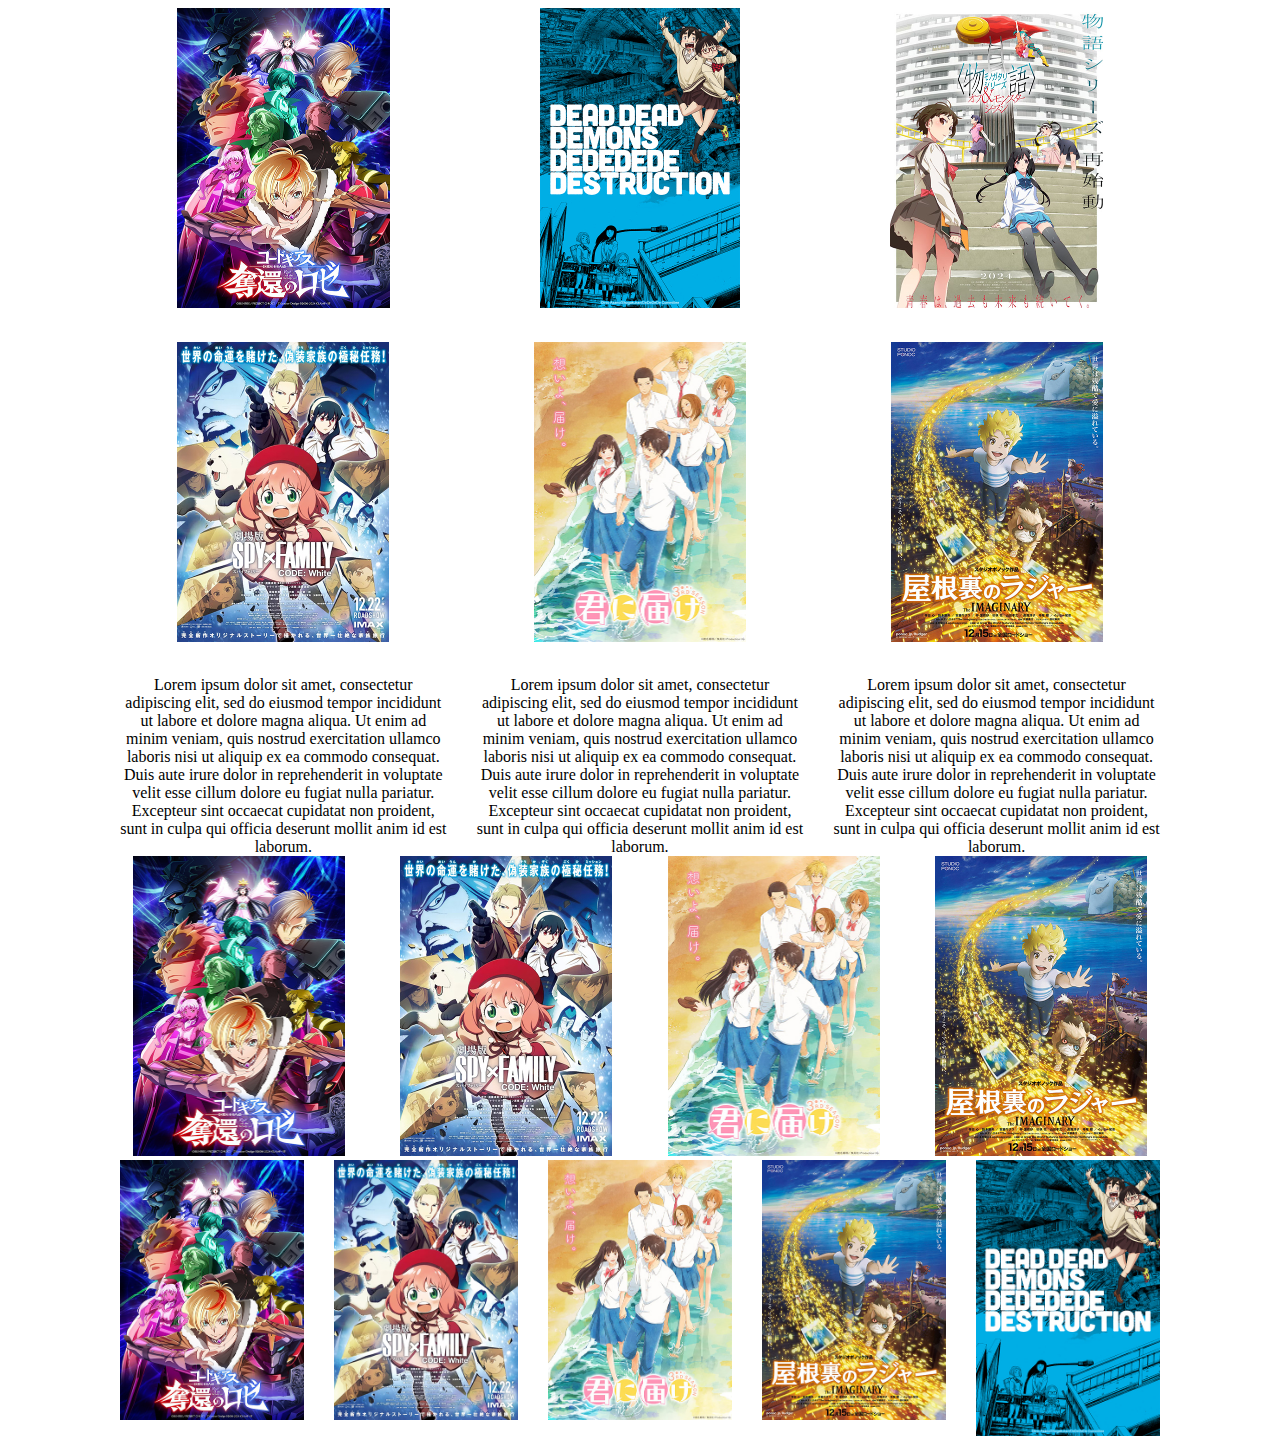
<file: Javascript/Repaso/flex-box.html>
<!doctype html>
<html lang="es">
    <head>
        <meta charset="UTF-8">
        <meta name="viewport" content="width=device-width, initial-scale=1">

        <title>Repaso flex-box</title>

        <style>
            /* pantallas pequeñas*/
            .box {
                max-width: 1100px;
                padding: 0 15px;
                box-sizing: border-box;
                margin: auto;
                display: flex;
                flex-direction: column;
                flex-wrap: nowrap;
                row-gap: 30px;
            }

            .container {
                max-width: 1100px;
                padding: 0 15px;
                box-sizing: border-box;
                margin: auto;
            }

            .item {
                width: 100%;
                flex: 0  0 auto;
                padding: 0  15px;
                box-sizing: border-box;
                text-align: center;
            }

            .row{
                width: 100%;
                display: flex;
                flex-direction: column;
                flex-wrap: nowrap;
                text-align: center;
            }

            .col-25 {
                width: 100%;
                flex: 0 0 auto;
                padding: 0 15px;
                box-sizing: border-box;
            }

            .col-20 {
                width: 100%;
                flex: 0 0 auto;
                padding: 0 15px;
                box-sizing: border-box;
            }

            .text-center{
                text-align: center;
            }
            
            /* pantallas grandes */
            @media (min-width: 768px) {
                .box{
                    flex-wrap: wrap;
                    flex-direction: row;
                }

                .item{
                    width: 33.33%;
                }

                .row{
                    flex-direction: row;
                    flex-wrap: wrap;
                }

                .col-25{
                    width: 25%;
                }

                .col-20{
                    width: 20%;
                }
            }

            .img-responsive {
                max-width: 100%;
                max-height: 300px;
                height: auto;
                display: inline-block;
            }
        </style>
    </head>
    <body>
        <div class="box">
            <div class="item">
                <img class="img-responsive" src="./img/code-geass-dakkan-no-roz.jpg"/>
            </div>
            <div class="item">
               <img class="img-responsive" src="./img/dead-dead-demons-dededede-destruction-ona.jpg"/>
            </div>
            <div class="item">
                <img class="img-responsive" src="./img/monogatari-series-off-monster-season.jpg" />
            </div>
            <div class="item">
                <img class="img-responsive" src="./img/spy-x-family-movie-code-white.jpg"/>
            </div>
            <div class="item">
                <img class="img-responsive" src="./img/kimi-ni-todoke-3rd-season.jpg"/>
            </div>
            <div class="item">
                <img class="img-responsive" src="./img/yaneura-no-rudger.jpg"/>
            </div>
            <div class="item">
                Lorem ipsum dolor sit amet, consectetur adipiscing elit, sed do eiusmod tempor incididunt ut labore et dolore magna aliqua. Ut enim ad minim veniam, quis nostrud exercitation ullamco laboris nisi ut aliquip ex ea commodo consequat. Duis aute irure dolor in reprehenderit in voluptate velit esse cillum dolore eu fugiat nulla pariatur. Excepteur sint occaecat cupidatat non proident, sunt in culpa qui officia deserunt mollit anim id est laborum.
            </div>
            <div class="item">
                Lorem ipsum dolor sit amet, consectetur adipiscing elit, sed do eiusmod tempor incididunt ut labore et dolore magna aliqua. Ut enim ad minim veniam, quis nostrud exercitation ullamco laboris nisi ut aliquip ex ea commodo consequat. Duis aute irure dolor in reprehenderit in voluptate velit esse cillum dolore eu fugiat nulla pariatur. Excepteur sint occaecat cupidatat non proident, sunt in culpa qui officia deserunt mollit anim id est laborum.
            </div>
            <div class="item">
                Lorem ipsum dolor sit amet, consectetur adipiscing elit, sed do eiusmod tempor incididunt ut labore et dolore magna aliqua. Ut enim ad minim veniam, quis nostrud exercitation ullamco laboris nisi ut aliquip ex ea commodo consequat. Duis aute irure dolor in reprehenderit in voluptate velit esse cillum dolore eu fugiat nulla pariatur. Excepteur sint occaecat cupidatat non proident, sunt in culpa qui officia deserunt mollit anim id est laborum.
            </div>
        </div>

        <div class="container">
            <div class="row">
                <div class="col-25 text-center">
                    <img class="img-responsive" src="./img/code-geass-dakkan-no-roz.jpg"/>
                </div>
               <div class="col-25 text-center">
                    <img class="img-responsive" src="./img/spy-x-family-movie-code-white.jpg"/>
               </div>
               <div class="col-25 text-center">
                    <img class="img-responsive" src="./img/kimi-ni-todoke-3rd-season.jpg"/>
               </div>
                <div class="col-25 text-center">
                    <img class="img-responsive" src="./img/yaneura-no-rudger.jpg"/>
                </div>
            </div>
        </div>

        <div class="container">
            <div class="row">
                <div class=" col-20 text-center">
                    <img class="img-responsive" src="./img/code-geass-dakkan-no-roz.jpg"/>
                </div>
                <div class=" col-20 text-center">
                    <img class="img-responsive" src="./img/spy-x-family-movie-code-white.jpg"/>
                </div>
                <div class=" col-20 text-center">
                    <img class="img-responsive" src="./img/kimi-ni-todoke-3rd-season.jpg"/>
                </div>
                <div class=" col-20 text-center">
                    <img class="img-responsive" src="./img/yaneura-no-rudger.jpg"/>
                </div>
                <div class=" col-20 text-center">
                    <img class="img-responsive" src="./img/dead-dead-demons-dededede-destruction-ona.jpg"/>
                </div>
            </div>
        </div>

    </body>
</html>
</file>
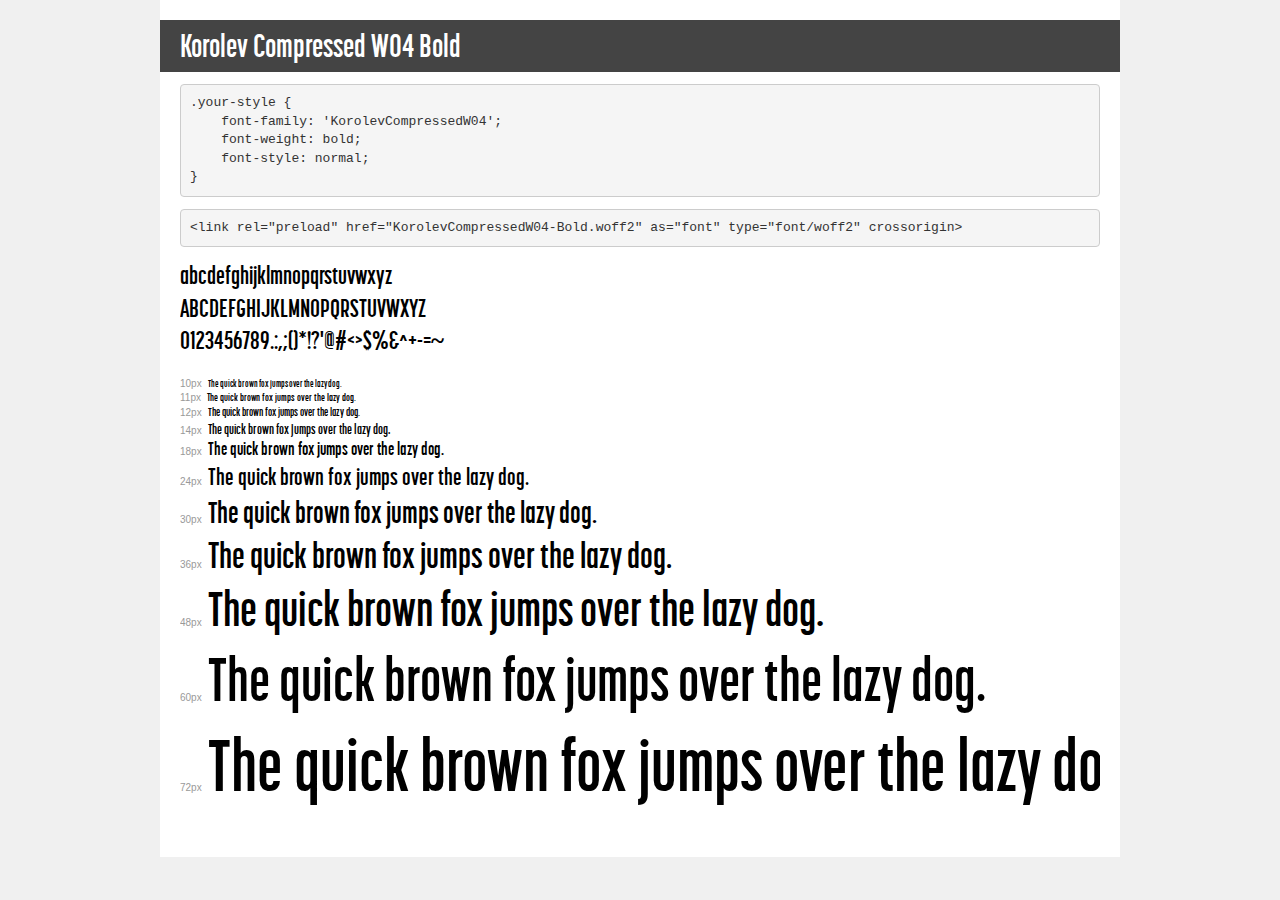
<file: Javascript/ChefSreph/fonts/korolev/demo.html>
<!DOCTYPE html>
<html lang="en">
<head>
    <meta charset="utf-8">
    <meta http-equiv="X-UA-Compatible" content="IE=edge">
    <meta name="viewport" content="width=device-width, initial-scale=1">
    <meta name="robots" content="noindex, noarchive">
    <meta name="format-detection" content="telephone=no">
    <title>Transfonter demo</title>
    <link href="stylesheet.css" rel="stylesheet">
    <style>
        /*
        http://meyerweb.com/eric/tools/css/reset/
        v2.0 | 20110126
        License: none (public domain)
        */
        html, body, div, span, applet, object, iframe,
        h1, h2, h3, h4, h5, h6, p, blockquote, pre,
        a, abbr, acronym, address, big, cite, code,
        del, dfn, em, img, ins, kbd, q, s, samp,
        small, strike, strong, sub, sup, tt, var,
        b, u, i, center,
        dl, dt, dd, ol, ul, li,
        fieldset, form, label, legend,
        table, caption, tbody, tfoot, thead, tr, th, td,
        article, aside, canvas, details, embed,
        figure, figcaption, footer, header, hgroup,
        menu, nav, output, ruby, section, summary,
        time, mark, audio, video {
            margin: 0;
            padding: 0;
            border: 0;
            font-size: 100%;
            font: inherit;
            vertical-align: baseline;
        }
        /* HTML5 display-role reset for older browsers */
        article, aside, details, figcaption, figure,
        footer, header, hgroup, menu, nav, section {
            display: block;
        }
        body {
            line-height: 1;
        }
        ol, ul {
            list-style: none;
        }
        blockquote, q {
            quotes: none;
        }
        blockquote:before, blockquote:after,
        q:before, q:after {
            content: '';
            content: none;
        }
        table {
            border-collapse: collapse;
            border-spacing: 0;
        }
        /* demo styles */
        body {
            background: #f0f0f0;
            color: #000;
        }
        .page {
            background: #fff;
            width: 920px;
            margin: 0 auto;
            padding: 20px 20px 0 20px;
            overflow: hidden;
        }
        .font-container {
            overflow-x: auto;
            overflow-y: hidden;
            margin-bottom: 40px;
            line-height: 1.3;
            white-space: nowrap;
            padding-bottom: 5px;
        }
        h1 {
            position: relative;
            background: #444;
            font-size: 32px;
            color: #fff;
            padding: 10px 20px;
            margin: 0 -20px 12px -20px;
        }
        .letters {
            font-size: 25px;
            margin-bottom: 20px;
        }
        .s10:before {
            content: '10px';
        }
        .s11:before {
            content: '11px';
        }
        .s12:before {
            content: '12px';
        }
        .s14:before {
            content: '14px';
        }
        .s18:before {
            content: '18px';
        }
        .s24:before {
            content: '24px';
        }
        .s30:before {
            content: '30px';
        }
        .s36:before {
            content: '36px';
        }
        .s48:before {
            content: '48px';
        }
        .s60:before {
            content: '60px';
        }
        .s72:before {
            content: '72px';
        }
        .s10:before, .s11:before, .s12:before, .s14:before,
        .s18:before, .s24:before, .s30:before, .s36:before,
        .s48:before, .s60:before, .s72:before {
            font-family: Arial, sans-serif;
            font-size: 10px;
            font-weight: normal;
            font-style: normal;
            color: #999;
            padding-right: 6px;
        }
        pre {
            display: block;
            padding: 9px;
            margin: 0 0 12px;
            font-family: Monaco, Menlo, Consolas, "Courier New", monospace;
            font-size: 13px;
            line-height: 1.428571429;
            color: #333;
            font-weight: normal;
            font-style: normal;
            background-color: #f5f5f5;
            border: 1px solid #ccc;
            overflow-x: auto;
            border-radius: 4px;
        }
        /* responsive */
        @media (max-width: 959px) {
            .page {
                width: auto;
                margin: 0;
            }
        }
    </style>
</head>
<body>
<div class="page">
    <div class="demo">
        <h1 style="font-family: 'KorolevCompressedW04'; font-weight: bold; font-style: normal;">Korolev Compressed W04 Bold</h1>
        <pre title="Usage">.your-style {
    font-family: 'KorolevCompressedW04';
    font-weight: bold;
    font-style: normal;
}</pre>
        <pre title="Preload (optional)">
&lt;link rel=&quot;preload&quot; href=&quot;KorolevCompressedW04-Bold.woff2&quot; as=&quot;font&quot; type=&quot;font/woff2&quot; crossorigin&gt;</pre>
        <div class="font-container" style="font-family: 'KorolevCompressedW04'; font-weight: bold; font-style: normal;">
            <p class="letters">
                abcdefghijklmnopqrstuvwxyz<br>
ABCDEFGHIJKLMNOPQRSTUVWXYZ<br>
                0123456789.:,;()*!?'@#&lt;&gt;$%&^+-=~
            </p>
            <p class="s10" style="font-size: 10px;">The quick brown fox jumps over the lazy dog.</p>
            <p class="s11" style="font-size: 11px;">The quick brown fox jumps over the lazy dog.</p>
            <p class="s12" style="font-size: 12px;">The quick brown fox jumps over the lazy dog.</p>
            <p class="s14" style="font-size: 14px;">The quick brown fox jumps over the lazy dog.</p>
            <p class="s18" style="font-size: 18px;">The quick brown fox jumps over the lazy dog.</p>
            <p class="s24" style="font-size: 24px;">The quick brown fox jumps over the lazy dog.</p>
            <p class="s30" style="font-size: 30px;">The quick brown fox jumps over the lazy dog.</p>
            <p class="s36" style="font-size: 36px;">The quick brown fox jumps over the lazy dog.</p>
            <p class="s48" style="font-size: 48px;">The quick brown fox jumps over the lazy dog.</p>
            <p class="s60" style="font-size: 60px;">The quick brown fox jumps over the lazy dog.</p>
            <p class="s72" style="font-size: 72px;">The quick brown fox jumps over the lazy dog.</p>
        </div>
    </div>

</div>
</body>
</html>
</file>
<file: Javascript/ChefSreph/fonts/korolev/stylesheet.css>
@font-face {
    font-family: 'KorolevCompressedW04';
    src: url('KorolevCompressedW04-Bold.eot');
    src: url('KorolevCompressedW04-Bold.eot?#iefix') format('embedded-opentype'),
        url('KorolevCompressedW04-Bold.woff2') format('woff2'),
        url('KorolevCompressedW04-Bold.woff') format('woff'),
        url('KorolevCompressedW04-Bold.ttf') format('truetype'),
        url('KorolevCompressedW04-Bold.svg#KorolevCompressedW04-Bold') format('svg');
    font-weight: bold;
    font-style: normal;
    font-display: swap;
}
</file>
<file: Javascript/ChefSreph/CSS/main.css>
:root{
    --primary-color:#19597C;
    --text-bg-primary: #fff;
    --secondary-color:  #E63A50;

}

* {
    box-sizing: border-box;
}

html, body{
    padding: 0;
    margin: 0;
    overflow-x: hidden;
}

body{
    font-family: "Outfit", sans-serif;
    font-size: 18px;
    line-height: 1.6;
}

.container{
    max-width: 1464px;
    margin: auto;
}

.row{
    display: flex;
    flex-direction: column;
    flex-wrap: nowrap;
    column-gap: 2rem;
    row-gap: 2rem;
}

.col-100{
    width: 100%;
    padding: 0 1rem;
}

.col-flex{
    flex: 1;
    padding: 0 1rem;
}

.navbar-header{
    display: flex;
    justify-content: space-between;
    align-items: center;
    padding: 1rem 0;
}

.navbar-toggle{
    width: 35px;
    height: 35px;
    border: 1px solid var(--primary-color);
    background-color: transparent;
    cursor: pointer;
    border-radius: 5px;
}

.bg-primary a,
.bg-primary{
    background-color: var(--primary-color);
    color: var(--text-bg-primary);
}

.text-primary{
    color: var(--primary-color);
}

.text-secondary{
    color: var(--secondary-color);

}

.btn-primary{
    background-color: var(--primary-color);
    color: #fff;
    border-radius: 8px;
    display: inline-flex;
    padding: 0 20px;
    justify-content: center;
    align-items: center;
    
}

.btn-primary .icon{
    display: inline-block;
    margin-left: 8px;
}

.btn-secondary{
    background-color: var(--secondary-color);
    color: #fff;
    border-radius: 8px;
    display: inline-flex;
    justify-content: center;
    align-items: center;
    min-width: 164px;
    padding: 14px;
}

a.btn,
.btn{
    text-decoration: none;
}

.navbar-menu{
    margin: 0 -1rem;
}

.navbar-menu .navbar-links{
    list-style: none;
    padding: 0;
    margin: 0;
    text-align: center;
    overflow: hidden;
    height: 0;
    transition: height 0.5s ease;
}

.navbar-menu .navbar-item{
    padding: 0.7rem 0;
}

.navbar-menu .navbar-link {
    text-decoration: none;
}

.navbar-menu .navbar-link.btn-white{
    background-color: #fff;
    color: var(--primary-color);
    padding: 0.5rem 2rem;
    border-radius: 5px;
}

/**hero**/
.hero{
    padding: 45px 0;
}

.hero .hero-title{
font-family: 'KorolevCompressedW04', sans-serif;
line-height:  1;
font-size: 60px;
}

.img-responsive{
    max-width: 100%;
    display: inline-block;
}

.figure-caption p{
    background-color: rgba(255,255,255,0.9);
    border-radius: 8px;
    padding: 30px 30px 56px;
    box-shadow: 0px 4px 12px 0px #00000040;

}

.figure-caption .btn-secondary{
    transform: translateY(-36px) translateX(36px);
}

.hero .btn-primary{
    font-size: 16px;
}

@media (min-width:768px){
    .row{
        flex-direction: row;
        flex-wrap: wrap;
        width: 100%;
    }

    .navbar-toggle{
        display: none;
    }

    .navbar{
        padding-top: 0 ;
        padding-bottom: 8px;
        align-items: center;
        height: 90px;
    }

    .navbar-header{
        justify-content: center;
    }
    .navbar-menu{
        margin: 0;
        width: 100%;
        height: 100%;
        position: relative;
    }

    .navbar-menu::after{
        content: '';
        display: block;
        height: 100%;
        width: 100%;
        position: absolute;
        top: 0;
        left: 100%;
        background-color: var(--primary-color);
    }

    .navbar-menu::before{
        content: '';
        display: block;
        height: 100%;
        width: 100%;
        position: absolute;
        top: 0;
        right: 100%;
        background-color: var(--primary-color);
    }

    .navbar-menu .navbar-links{
        height: 100%;
        display: flex;
        flex-direction: row;
        flex-wrap: nowrap;
       /* justify-content: flex-end;*/
        padding-right: 1rem;
        align-items: center;
        font-size: 16px;
    }

    .a .btn-primary
    .btn-primary{
        font-size: 18px;
        padding: 0 36px;
    }
    .hero .btn-primary .icon{
        margin-left: 36px;
    }

    .hero .hero-title{
        font-size: 80px;
    }

    .navbar-menu .navbar-item{
        padding: 0 1rem ;
        margin: 0 0.5rem;
    }

    /**hero**/
    .hero{
        padding: 97px 0;
    }

    .hero figure{
        margin-top: 91px;

    }


    .hero .figure-caption{
        transform: translateY(-100px);
    }

    .hero .col-right{
        flex: 0 0 52%;
    }

}

@media (min-width:1024px){
    .navbar{
        display: flex;
    }

    .navbar-menu::before{
        display: none;
        content: '';
    }

    .navbar .navbar-header{
        padding-right: 60px;
    }

    .navbar-menu .navbar-links{
        justify-content: flex-end;
    }

    .hero .hero-title{
        font-size: 80px;
    }

}

@media (min-width:1200){
    .hero .hero-title{
        font-size: 100px;
    }

}
</file>
